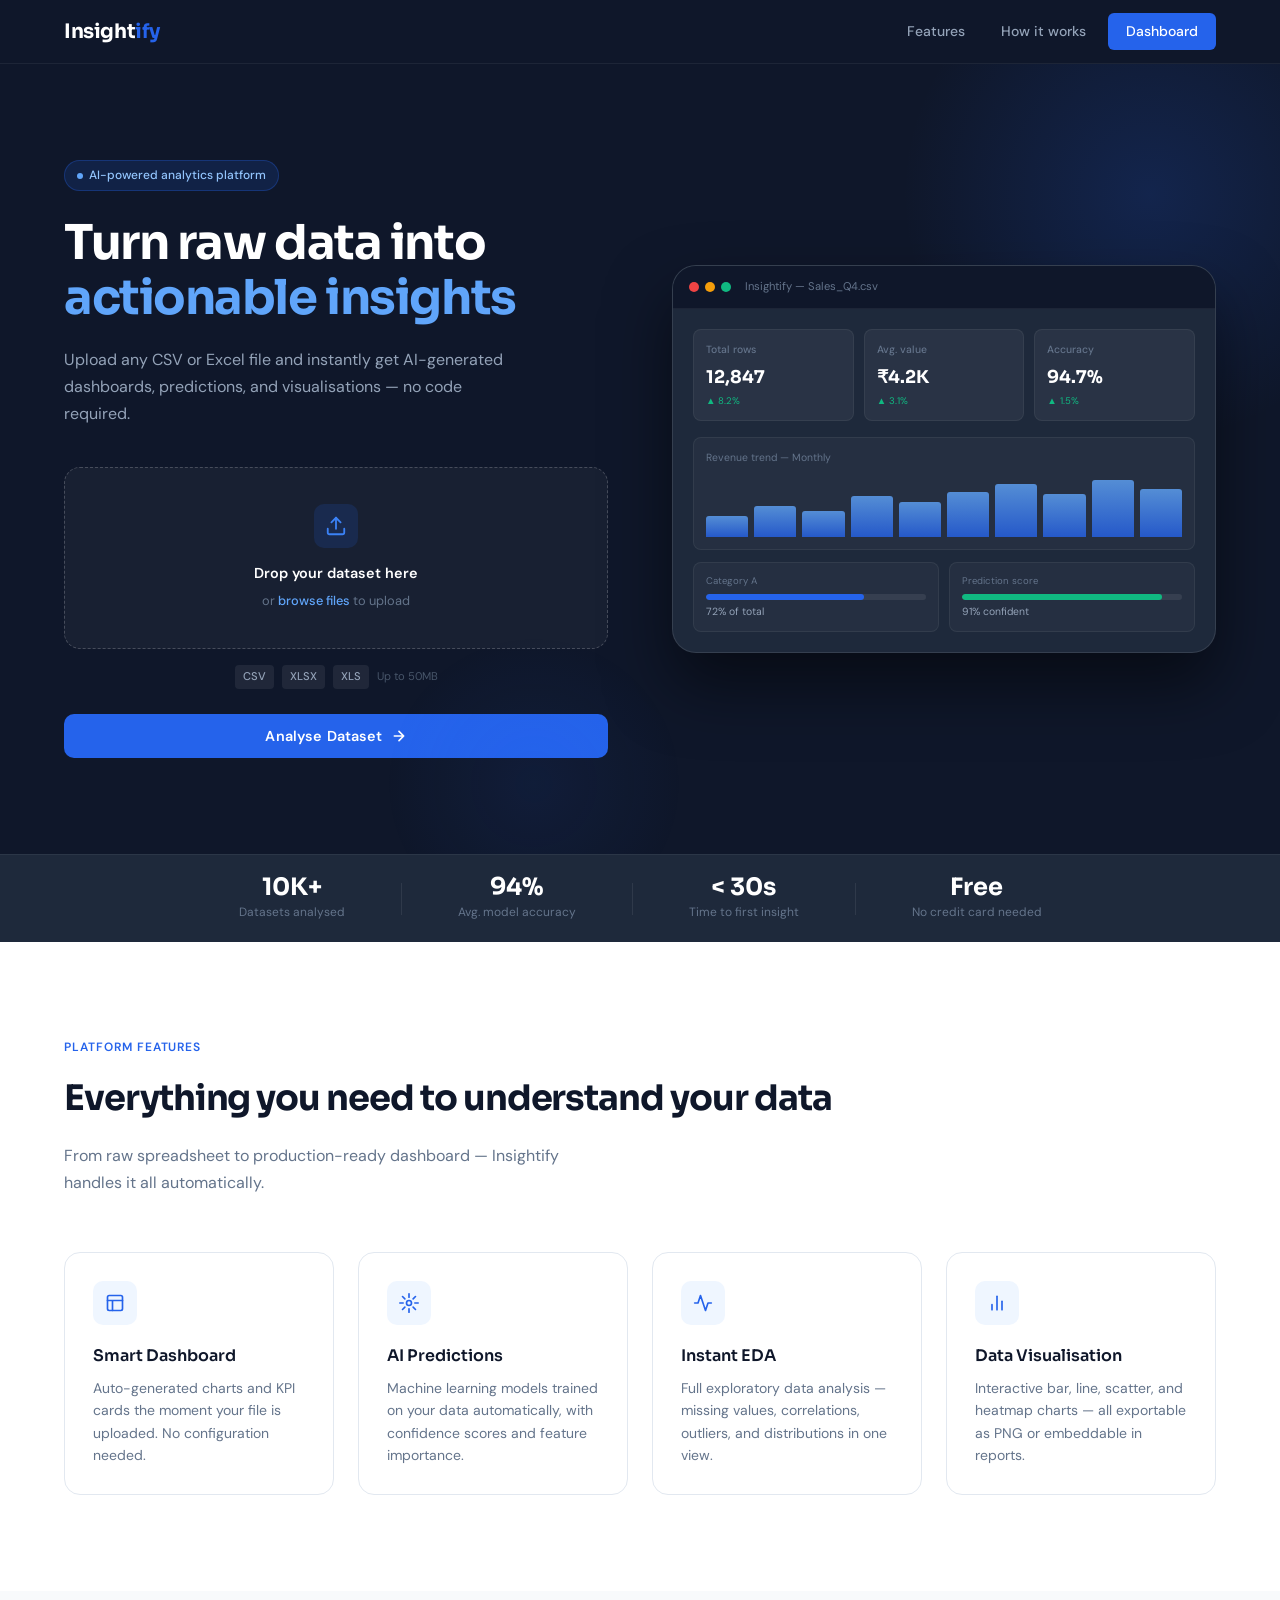
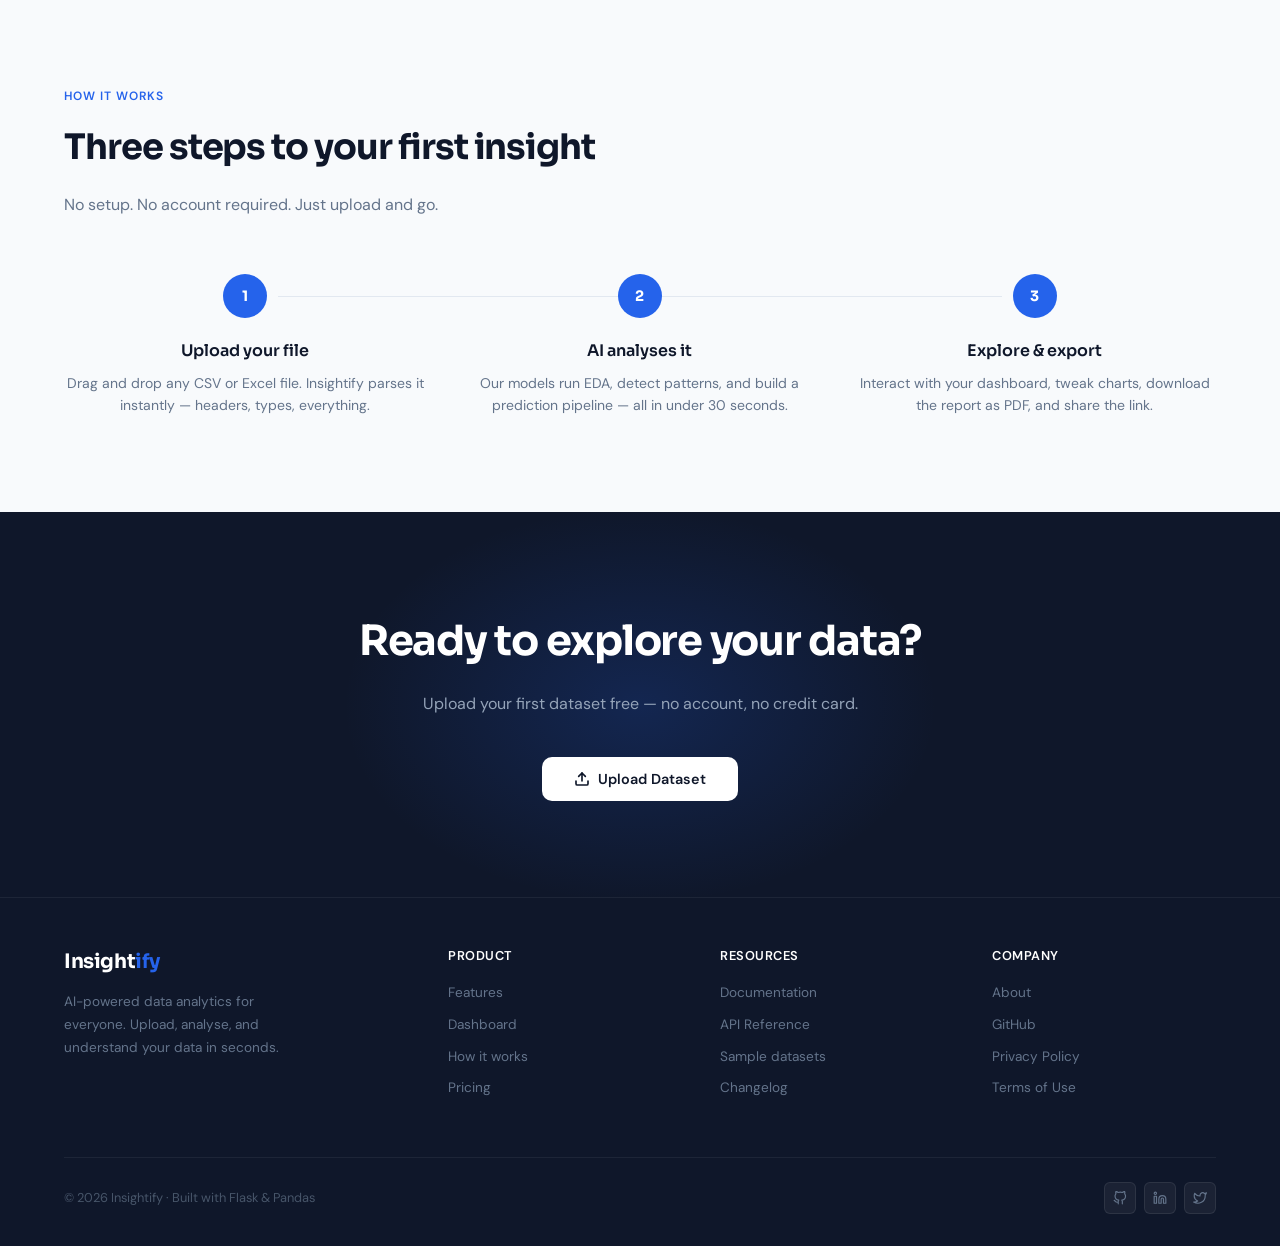
<file: templates/index.html>
<!DOCTYPE html>
<html lang="en">
<head>
<meta charset="UTF-8">
<meta name="viewport" content="width=device-width, initial-scale=1.0">
<title>Insightify — AI Data Analytics</title>
<link href="https://fonts.googleapis.com/css2?family=Sora:wght@300;400;500;600;700&family=DM+Sans:wght@300;400;500&display=swap" rel="stylesheet">
<style>

/* ─── COLOUR SYSTEM ─────────────────────────────── */
:root {
  --primary:        #2563eb;
  --primary-dark:   #1e40af;
  --primary-light:  #eff6ff;
  --primary-glow:   rgba(37,99,235,0.15);

  --dark:           #0f172a;
  --dark-2:         #1e293b;
  --dark-3:         #334155;

  --text:           #0f172a;
  --text-muted:     #64748b;
  --text-light:     #94a3b8;

  --bg:             #f8fafc;
  --surface:        #ffffff;
  --border:         #e2e8f0;
  --border-dark:    #cbd5e1;

  --success:        #10b981;
  --warning:        #f59e0b;
  --danger:         #ef4444;

  --radius-sm:  6px;
  --radius-md:  10px;
  --radius-lg:  16px;
  --radius-xl:  24px;

  --shadow-sm:  0 1px 3px rgba(0,0,0,0.08), 0 1px 2px rgba(0,0,0,0.04);
  --shadow-md:  0 4px 16px rgba(0,0,0,0.08), 0 2px 6px rgba(0,0,0,0.04);
  --shadow-lg:  0 12px 40px rgba(0,0,0,0.1),  0 4px 12px rgba(0,0,0,0.05);

  --font-display: 'Sora', sans-serif;
  --font-body:    'DM Sans', sans-serif;
}

/* ─── RESET ─────────────────────────────────────── */
*, *::before, *::after {
  margin: 0; padding: 0;
  box-sizing: border-box;
}

html { scroll-behavior: smooth; }

body {
  font-family: var(--font-body);
  background: var(--bg);
  color: var(--text);
  line-height: 1.6;
}

/* ─── NAVBAR ─────────────────────────────────────── */
.navbar {
  display: flex;
  align-items: center;
  justify-content: space-between;
  padding: 0 64px;
  height: 64px;
  background: var(--dark);
  position: sticky;
  top: 0;
  z-index: 100;
  border-bottom: 1px solid rgba(255,255,255,0.06);
}

.logo {
  font-family: var(--font-display);
  font-size: 1.25rem;
  font-weight: 700;
  color: white;
  letter-spacing: -0.02em;
  text-decoration: none;
}

.logo span {
  color: var(--primary);
}

.nav-links {
  display: flex;
  align-items: center;
  gap: 8px;
}

.nav-links a {
  color: #94a3b8;
  text-decoration: none;
  font-size: 0.875rem;
  font-weight: 500;
  padding: 6px 14px;
  border-radius: var(--radius-sm);
  transition: color 0.2s, background 0.2s;
}

.nav-links a:hover {
  color: white;
  background: rgba(255,255,255,0.07);
}

.nav-cta {
  background: var(--primary) !important;
  color: white !important;
  padding: 7px 18px !important;
}

.nav-cta:hover {
  background: var(--primary-dark) !important;
}

/* ─── HERO ───────────────────────────────────────── */
.hero {
  display: grid;
  grid-template-columns: 1fr 1fr;
  align-items: center;
  gap: 64px;
  padding: 96px 64px;
  background: var(--dark);
  position: relative;
  overflow: hidden;
}

.hero::before {
  content: '';
  position: absolute;
  top: -120px; right: -120px;
  width: 500px; height: 500px;
  background: radial-gradient(circle, rgba(37,99,235,0.18) 0%, transparent 70%);
  pointer-events: none;
}

.hero::after {
  content: '';
  position: absolute;
  bottom: -80px; left: 30%;
  width: 300px; height: 300px;
  background: radial-gradient(circle, rgba(37,99,235,0.08) 0%, transparent 70%);
  pointer-events: none;
}

.hero-badge {
  display: inline-flex;
  align-items: center;
  gap: 6px;
  background: rgba(37,99,235,0.15);
  border: 1px solid rgba(37,99,235,0.3);
  color: #93c5fd;
  font-size: 0.75rem;
  font-weight: 500;
  padding: 5px 12px;
  border-radius: 100px;
  margin-bottom: 24px;
}

.badge-dot {
  width: 6px; height: 6px;
  border-radius: 50%;
  background: #60a5fa;
  animation: pulse 2s ease-in-out infinite;
}

@keyframes pulse {
  0%, 100% { opacity: 1; }
  50% { opacity: 0.3; }
}

.hero-title {
  font-family: var(--font-display);
  font-size: clamp(2rem, 4vw, 3rem);
  font-weight: 700;
  color: white;
  line-height: 1.15;
  letter-spacing: -0.03em;
  margin-bottom: 20px;
}

.hero-title .accent {
  color: #60a5fa;
}

.hero-sub {
  color: #94a3b8;
  font-size: 1rem;
  line-height: 1.7;
  max-width: 440px;
  margin-bottom: 40px;
}

/* ─── UPLOAD ZONE ────────────────────────────────── */
.upload-zone {
  background: rgba(255,255,255,0.04);
  border: 1.5px dashed rgba(255,255,255,0.2);
  border-radius: var(--radius-lg);
  padding: 36px 24px;
  text-align: center;
  cursor: pointer;
  transition: border-color 0.25s, background 0.25s;
  margin-bottom: 16px;
  position: relative;
}

.upload-zone:hover,
.upload-zone.dragover {
  border-color: var(--primary);
  background: rgba(37,99,235,0.08);
}

.upload-zone input[type="file"] {
  position: absolute;
  inset: 0;
  opacity: 0;
  cursor: pointer;
  width: 100%;
  height: 100%;
}

.upload-icon {
  width: 44px; height: 44px;
  background: rgba(37,99,235,0.15);
  border-radius: var(--radius-md);
  display: flex;
  align-items: center;
  justify-content: center;
  margin: 0 auto 14px;
}

.upload-zone h3 {
  color: white;
  font-size: 0.9rem;
  font-weight: 600;
  margin-bottom: 6px;
}

.upload-zone p {
  color: #64748b;
  font-size: 0.8rem;
}

.upload-zone p span {
  color: #60a5fa;
  font-weight: 500;
}

.file-name {
  color: var(--success);
  font-size: 0.8rem;
  margin-top: 8px;
  font-weight: 500;
  display: none;
}

.btn-primary {
  display: inline-flex;
  align-items: center;
  justify-content: center;
  gap: 8px;
  width: 100%;
  padding: 13px 24px;
  background: var(--primary);
  color: white;
  border: none;
  border-radius: var(--radius-md);
  font-family: var(--font-body);
  font-size: 0.9rem;
  font-weight: 600;
  cursor: pointer;
  transition: background 0.2s, transform 0.15s, box-shadow 0.2s;
  letter-spacing: 0.01em;
}

.btn-primary:hover {
  background: var(--primary-dark);
  transform: translateY(-1px);
  box-shadow: 0 8px 24px rgba(37,99,235,0.35);
}

.btn-primary:active {
  transform: translateY(0);
}

.upload-formats {
  margin-top: 12px;
  display: flex;
  align-items: center;
  gap: 8px;
  justify-content: center;
}

.format-tag {
  background: rgba(255,255,255,0.07);
  color: #94a3b8;
  font-size: 0.7rem;
  padding: 3px 8px;
  border-radius: 4px;
  font-weight: 500;
}

/* ─── HERO VISUAL ────────────────────────────────── */
.hero-visual {
  position: relative;
}

.dashboard-mockup {
  background: #1e293b;
  border-radius: var(--radius-xl);
  border: 1px solid rgba(255,255,255,0.1);
  overflow: hidden;
  box-shadow: 0 32px 64px rgba(0,0,0,0.5);
  animation: float 5s ease-in-out infinite;
}

@keyframes float {
  0%, 100% { transform: translateY(0); }
  50% { transform: translateY(-12px); }
}

.mockup-topbar {
  background: #0f172a;
  padding: 12px 16px;
  display: flex;
  align-items: center;
  gap: 6px;
  border-bottom: 1px solid rgba(255,255,255,0.06);
}

.mockup-dot {
  width: 10px; height: 10px; border-radius: 50%;
}

.mockup-title {
  color: #64748b;
  font-size: 0.7rem;
  margin-left: 8px;
}

.mockup-body {
  padding: 20px;
}

.mockup-stats {
  display: grid;
  grid-template-columns: repeat(3, 1fr);
  gap: 10px;
  margin-bottom: 16px;
}

.stat-card {
  background: rgba(255,255,255,0.05);
  border-radius: 8px;
  padding: 12px;
  border: 1px solid rgba(255,255,255,0.06);
}

.stat-label {
  font-size: 0.65rem;
  color: #64748b;
  margin-bottom: 4px;
  font-weight: 500;
}

.stat-val {
  font-family: var(--font-display);
  font-size: 1.1rem;
  font-weight: 700;
  color: white;
}

.stat-change {
  font-size: 0.6rem;
  color: var(--success);
  margin-top: 2px;
}

.mockup-chart {
  background: rgba(255,255,255,0.03);
  border-radius: 8px;
  padding: 12px;
  border: 1px solid rgba(255,255,255,0.06);
  margin-bottom: 12px;
}

.chart-label {
  font-size: 0.65rem;
  color: #64748b;
  margin-bottom: 10px;
}

.chart-bars {
  display: flex;
  align-items: flex-end;
  gap: 6px;
  height: 60px;
}

.bar {
  flex: 1;
  background: linear-gradient(to top, var(--primary), #60a5fa);
  border-radius: 3px 3px 0 0;
  opacity: 0.8;
}

.mockup-row {
  display: grid;
  grid-template-columns: 1fr 1fr;
  gap: 10px;
}

.mini-card {
  background: rgba(255,255,255,0.03);
  border-radius: 8px;
  padding: 10px 12px;
  border: 1px solid rgba(255,255,255,0.06);
}

.mini-label {
  font-size: 0.6rem;
  color: #64748b;
  margin-bottom: 6px;
}

.mini-bar-wrap {
  height: 6px;
  background: rgba(255,255,255,0.08);
  border-radius: 100px;
  overflow: hidden;
  margin-bottom: 4px;
}

.mini-bar-fill {
  height: 100%;
  border-radius: 100px;
  background: var(--primary);
}

.mini-val {
  font-size: 0.65rem;
  color: #94a3b8;
}

/* ─── LOADER ──────────────────────────────────────── */
.loader {
  display: none;
  width: 18px; height: 18px;
  border: 2px solid rgba(255,255,255,0.3);
  border-top-color: white;
  border-radius: 50%;
  animation: spin 0.7s linear infinite;
}

@keyframes spin {
  to { transform: rotate(360deg); }
}

/* ─── STATS BAR ───────────────────────────────────── */
.stats-bar {
  background: var(--dark-2);
  border-top: 1px solid rgba(255,255,255,0.06);
  padding: 20px 64px;
  display: flex;
  align-items: center;
  justify-content: center;
  gap: 56px;
}

.stat-item {
  text-align: center;
}

.stat-number {
  font-family: var(--font-display);
  font-size: 1.5rem;
  font-weight: 700;
  color: white;
  line-height: 1;
}

.stat-desc {
  font-size: 0.75rem;
  color: #64748b;
  margin-top: 4px;
}

.stats-divider {
  width: 1px;
  height: 32px;
  background: rgba(255,255,255,0.08);
}

/* ─── FEATURES ───────────────────────────────────── */
.features {
  padding: 96px 64px;
  background: var(--surface);
}

.section-eyebrow {
  font-size: 0.75rem;
  font-weight: 600;
  color: var(--primary);
  letter-spacing: 0.08em;
  text-transform: uppercase;
  margin-bottom: 12px;
}

.section-title {
  font-family: var(--font-display);
  font-size: clamp(1.6rem, 3vw, 2.2rem);
  font-weight: 700;
  color: var(--text);
  letter-spacing: -0.03em;
  margin-bottom: 16px;
}

.section-sub {
  color: var(--text-muted);
  font-size: 1rem;
  max-width: 500px;
  line-height: 1.7;
  margin-bottom: 56px;
}

.feature-grid {
  display: grid;
  grid-template-columns: repeat(auto-fit, minmax(240px, 1fr));
  gap: 24px;
}

.feature-card {
  background: var(--surface);
  border: 1px solid var(--border);
  border-radius: var(--radius-lg);
  padding: 28px;
  transition: box-shadow 0.25s, transform 0.25s, border-color 0.25s;
}

.feature-card:hover {
  transform: translateY(-4px);
  box-shadow: var(--shadow-lg);
  border-color: var(--border-dark);
}

.feature-icon {
  width: 44px; height: 44px;
  background: var(--primary-light);
  border-radius: var(--radius-md);
  display: flex;
  align-items: center;
  justify-content: center;
  margin-bottom: 18px;
}

.feature-card h3 {
  font-family: var(--font-display);
  font-size: 1rem;
  font-weight: 600;
  color: var(--text);
  margin-bottom: 8px;
}

.feature-card p {
  font-size: 0.875rem;
  color: var(--text-muted);
  line-height: 1.6;
}

/* ─── HOW IT WORKS ───────────────────────────────── */
.how {
  padding: 96px 64px;
  background: var(--bg);
}

.steps {
  display: grid;
  grid-template-columns: repeat(3, 1fr);
  gap: 32px;
  margin-top: 56px;
  position: relative;
}

.steps::before {
  content: '';
  position: absolute;
  top: 22px;
  left: calc(16.67% + 22px);
  width: calc(66.67% - 44px);
  height: 1px;
  background: var(--border);
}

.step {
  text-align: center;
  position: relative;
}

.step-num {
  width: 44px; height: 44px;
  background: var(--primary);
  color: white;
  border-radius: 50%;
  display: flex;
  align-items: center;
  justify-content: center;
  font-family: var(--font-display);
  font-size: 0.9rem;
  font-weight: 700;
  margin: 0 auto 20px;
  position: relative;
  z-index: 1;
}

.step h3 {
  font-family: var(--font-display);
  font-size: 1rem;
  font-weight: 600;
  color: var(--text);
  margin-bottom: 8px;
}

.step p {
  font-size: 0.875rem;
  color: var(--text-muted);
  line-height: 1.6;
}

/* ─── CTA ─────────────────────────────────────────── */
.cta {
  background: var(--dark);
  padding: 96px 64px;
  text-align: center;
  position: relative;
  overflow: hidden;
}

.cta::before {
  content: '';
  position: absolute;
  top: 50%; left: 50%;
  transform: translate(-50%, -50%);
  width: 600px; height: 400px;
  background: radial-gradient(ellipse, rgba(37,99,235,0.2) 0%, transparent 70%);
  pointer-events: none;
}

.cta h2 {
  font-family: var(--font-display);
  font-size: clamp(1.8rem, 3.5vw, 2.6rem);
  font-weight: 700;
  color: white;
  letter-spacing: -0.03em;
  margin-bottom: 16px;
  position: relative;
}

.cta p {
  color: #94a3b8;
  font-size: 1rem;
  margin-bottom: 40px;
  position: relative;
}

.btn-white {
  display: inline-flex;
  align-items: center;
  gap: 8px;
  padding: 13px 32px;
  background: white;
  color: var(--dark);
  border: none;
  border-radius: var(--radius-md);
  font-family: var(--font-body);
  font-size: 0.9rem;
  font-weight: 600;
  cursor: pointer;
  transition: transform 0.15s, box-shadow 0.2s;
  position: relative;
}

.btn-white:hover {
  transform: translateY(-2px);
  box-shadow: 0 12px 32px rgba(255,255,255,0.15);
}

/* ─── FOOTER ──────────────────────────────────────── */
footer {
  background: var(--dark);
  border-top: 1px solid rgba(255,255,255,0.06);
  padding: 48px 64px 32px;
}

.footer-top {
  display: grid;
  grid-template-columns: 1.5fr 1fr 1fr 1fr;
  gap: 48px;
  margin-bottom: 48px;
}

.footer-brand p {
  color: #64748b;
  font-size: 0.85rem;
  line-height: 1.7;
  margin-top: 12px;
  max-width: 240px;
}

.footer-col h4 {
  color: white;
  font-size: 0.8rem;
  font-weight: 600;
  letter-spacing: 0.04em;
  text-transform: uppercase;
  margin-bottom: 16px;
}

.footer-col a {
  display: block;
  color: #64748b;
  text-decoration: none;
  font-size: 0.85rem;
  margin-bottom: 10px;
  transition: color 0.2s;
}

.footer-col a:hover {
  color: #94a3b8;
}

.footer-bottom {
  border-top: 1px solid rgba(255,255,255,0.06);
  padding-top: 24px;
  display: flex;
  align-items: center;
  justify-content: space-between;
}

.footer-bottom p {
  color: #475569;
  font-size: 0.8rem;
}

.footer-socials {
  display: flex;
  gap: 8px;
}

.social-btn {
  width: 32px; height: 32px;
  border-radius: var(--radius-sm);
  background: rgba(255,255,255,0.05);
  border: 1px solid rgba(255,255,255,0.08);
  display: flex;
  align-items: center;
  justify-content: center;
  cursor: pointer;
  transition: background 0.2s;
  text-decoration: none;
}

.social-btn:hover {
  background: rgba(255,255,255,0.1);
}

/* ─── RESPONSIVE ──────────────────────────────────── */
@media (max-width: 960px) {
  .navbar { padding: 0 24px; }
  .hero { grid-template-columns: 1fr; padding: 64px 24px; gap: 48px; }
  .hero-visual { order: -1; }
  .stats-bar { padding: 20px 24px; gap: 24px; flex-wrap: wrap; }
  .features, .how, .cta { padding: 64px 24px; }
  .steps { grid-template-columns: 1fr; gap: 32px; }
  .steps::before { display: none; }
  .footer-top { grid-template-columns: 1fr 1fr; gap: 32px; padding: 0 24px; }
  footer { padding: 48px 24px 24px; }
}

@media (max-width: 640px) {
  .nav-links a:not(.nav-cta) { display: none; }
  .mockup-stats { grid-template-columns: repeat(3, 1fr); }
  .footer-top { grid-template-columns: 1fr; }
  .footer-bottom { flex-direction: column; gap: 16px; text-align: center; }
  .stats-bar { gap: 16px; }
  .stats-divider { display: none; }
}

</style>
</head>
<body>

<!-- NAVBAR -->
<header class="navbar">
  <a href="/" class="logo">Insight<span>ify</span></a>
  <nav class="nav-links">
    <a href="#features">Features</a>
    <a href="#how">How it works</a>
    <a href="/dashboard" class="nav-cta">Dashboard</a>
  </nav>
</header>

<!-- HERO -->
<section class="hero">
  <div class="hero-content">

    <div class="hero-badge">
      <span class="badge-dot"></span>
      AI-powered analytics platform
    </div>

    <h1 class="hero-title">
      Turn raw data into<br>
      <span class="accent">actionable insights</span>
    </h1>

    <p class="hero-sub">
      Upload any CSV or Excel file and instantly get AI-generated dashboards,
      predictions, and visualisations — no code required.
    </p>

    <form action="/upload" method="POST" enctype="multipart/form-data" onsubmit="handleSubmit(event)">

      <div class="upload-zone" id="dropZone">
        <input type="file" name="file" accept=".csv,.xlsx,.xls" id="fileInput" required>

        <div class="upload-icon">
          <svg width="22" height="22" viewBox="0 0 24 24" fill="none" stroke="#3b82f6" stroke-width="2" stroke-linecap="round" stroke-linejoin="round">
            <path d="M21 15v4a2 2 0 0 1-2 2H5a2 2 0 0 1-2-2v-4"/>
            <polyline points="17 8 12 3 7 8"/>
            <line x1="12" y1="3" x2="12" y2="15"/>
          </svg>
        </div>

        <h3>Drop your dataset here</h3>
        <p>or <span>browse files</span> to upload</p>
        <p id="fileName" class="file-name"></p>
      </div>

      <div class="upload-formats">
        <span class="format-tag">CSV</span>
        <span class="format-tag">XLSX</span>
        <span class="format-tag">XLS</span>
        <span style="color:#475569;font-size:0.7rem;">Up to 50MB</span>
      </div>

      <br>

      <button type="submit" class="btn-primary" id="submitBtn">
        <span id="btnText">Analyse Dataset</span>
        <div class="loader" id="loader"></div>
        <svg id="btnIcon" width="16" height="16" viewBox="0 0 24 24" fill="none" stroke="currentColor" stroke-width="2.5" stroke-linecap="round" stroke-linejoin="round">
          <path d="M5 12h14M12 5l7 7-7 7"/>
        </svg>
      </button>

    </form>
  </div>

  <!-- DASHBOARD MOCKUP -->
  <div class="hero-visual">
    <div class="dashboard-mockup">
      <div class="mockup-topbar">
        <div class="mockup-dot" style="background:#ef4444"></div>
        <div class="mockup-dot" style="background:#f59e0b"></div>
        <div class="mockup-dot" style="background:#10b981"></div>
        <span class="mockup-title">Insightify — Sales_Q4.csv</span>
      </div>
      <div class="mockup-body">
        <div class="mockup-stats">
          <div class="stat-card">
            <div class="stat-label">Total rows</div>
            <div class="stat-val">12,847</div>
            <div class="stat-change">▲ 8.2%</div>
          </div>
          <div class="stat-card">
            <div class="stat-label">Avg. value</div>
            <div class="stat-val">₹4.2K</div>
            <div class="stat-change">▲ 3.1%</div>
          </div>
          <div class="stat-card">
            <div class="stat-label">Accuracy</div>
            <div class="stat-val">94.7%</div>
            <div class="stat-change">▲ 1.5%</div>
          </div>
        </div>
        <div class="mockup-chart">
          <div class="chart-label">Revenue trend — Monthly</div>
          <div class="chart-bars">
            <div class="bar" style="height:35%"></div>
            <div class="bar" style="height:52%"></div>
            <div class="bar" style="height:44%"></div>
            <div class="bar" style="height:68%"></div>
            <div class="bar" style="height:59%"></div>
            <div class="bar" style="height:75%"></div>
            <div class="bar" style="height:88%"></div>
            <div class="bar" style="height:72%"></div>
            <div class="bar" style="height:95%"></div>
            <div class="bar" style="height:80%"></div>
          </div>
        </div>
        <div class="mockup-row">
          <div class="mini-card">
            <div class="mini-label">Category A</div>
            <div class="mini-bar-wrap"><div class="mini-bar-fill" style="width:72%"></div></div>
            <div class="mini-val">72% of total</div>
          </div>
          <div class="mini-card">
            <div class="mini-label">Prediction score</div>
            <div class="mini-bar-wrap"><div class="mini-bar-fill" style="width:91%;background:#10b981"></div></div>
            <div class="mini-val">91% confident</div>
          </div>
        </div>
      </div>
    </div>
  </div>
</section>

<!-- STATS BAR -->
<div class="stats-bar">
  <div class="stat-item">
    <div class="stat-number">10K+</div>
    <div class="stat-desc">Datasets analysed</div>
  </div>
  <div class="stats-divider"></div>
  <div class="stat-item">
    <div class="stat-number">94%</div>
    <div class="stat-desc">Avg. model accuracy</div>
  </div>
  <div class="stats-divider"></div>
  <div class="stat-item">
    <div class="stat-number">&lt; 30s</div>
    <div class="stat-desc">Time to first insight</div>
  </div>
  <div class="stats-divider"></div>
  <div class="stat-item">
    <div class="stat-number">Free</div>
    <div class="stat-desc">No credit card needed</div>
  </div>
</div>

<!-- FEATURES -->
<section class="features" id="features">
  <div class="section-eyebrow">Platform features</div>
  <h2 class="section-title">Everything you need to understand your data</h2>
  <p class="section-sub">From raw spreadsheet to production-ready dashboard — Insightify handles it all automatically.</p>

  <div class="feature-grid">
    <div class="feature-card">
      <div class="feature-icon">
        <svg width="20" height="20" viewBox="0 0 24 24" fill="none" stroke="#2563eb" stroke-width="2" stroke-linecap="round" stroke-linejoin="round">
          <rect x="3" y="3" width="18" height="18" rx="2"/><path d="M3 9h18M9 21V9"/>
        </svg>
      </div>
      <h3>Smart Dashboard</h3>
      <p>Auto-generated charts and KPI cards the moment your file is uploaded. No configuration needed.</p>
    </div>

    <div class="feature-card">
      <div class="feature-icon">
        <svg width="20" height="20" viewBox="0 0 24 24" fill="none" stroke="#2563eb" stroke-width="2" stroke-linecap="round" stroke-linejoin="round">
          <circle cx="12" cy="12" r="3"/><path d="M12 1v4M12 19v4M4.22 4.22l2.83 2.83M16.95 16.95l2.83 2.83M1 12h4M19 12h4M4.22 19.78l2.83-2.83M16.95 7.05l2.83-2.83"/>
        </svg>
      </div>
      <h3>AI Predictions</h3>
      <p>Machine learning models trained on your data automatically, with confidence scores and feature importance.</p>
    </div>

    <div class="feature-card">
      <div class="feature-icon">
        <svg width="20" height="20" viewBox="0 0 24 24" fill="none" stroke="#2563eb" stroke-width="2" stroke-linecap="round" stroke-linejoin="round">
          <polyline points="22 12 18 12 15 21 9 3 6 12 2 12"/>
        </svg>
      </div>
      <h3>Instant EDA</h3>
      <p>Full exploratory data analysis — missing values, correlations, outliers, and distributions in one view.</p>
    </div>

    <div class="feature-card">
      <div class="feature-icon">
        <svg width="20" height="20" viewBox="0 0 24 24" fill="none" stroke="#2563eb" stroke-width="2" stroke-linecap="round" stroke-linejoin="round">
          <line x1="18" y1="20" x2="18" y2="10"/><line x1="12" y1="20" x2="12" y2="4"/><line x1="6" y1="20" x2="6" y2="14"/>
        </svg>
      </div>
      <h3>Data Visualisation</h3>
      <p>Interactive bar, line, scatter, and heatmap charts — all exportable as PNG or embeddable in reports.</p>
    </div>
  </div>
</section>

<!-- HOW IT WORKS -->
<section class="how" id="how">
  <div class="section-eyebrow">How it works</div>
  <h2 class="section-title">Three steps to your first insight</h2>
  <p class="section-sub">No setup. No account required. Just upload and go.</p>

  <div class="steps">
    <div class="step">
      <div class="step-num">1</div>
      <h3>Upload your file</h3>
      <p>Drag and drop any CSV or Excel file. Insightify parses it instantly — headers, types, everything.</p>
    </div>
    <div class="step">
      <div class="step-num">2</div>
      <h3>AI analyses it</h3>
      <p>Our models run EDA, detect patterns, and build a prediction pipeline — all in under 30 seconds.</p>
    </div>
    <div class="step">
      <div class="step-num">3</div>
      <h3>Explore & export</h3>
      <p>Interact with your dashboard, tweak charts, download the report as PDF, and share the link.</p>
    </div>
  </div>
</section>

<!-- CTA -->
<section class="cta">
  <h2>Ready to explore your data?</h2>
  <p>Upload your first dataset free — no account, no credit card.</p>
  <button class="btn-white" onclick="window.scrollTo({top:0,behavior:'smooth'})">
    <svg width="16" height="16" viewBox="0 0 24 24" fill="none" stroke="currentColor" stroke-width="2.5" stroke-linecap="round" stroke-linejoin="round">
      <path d="M21 15v4a2 2 0 0 1-2 2H5a2 2 0 0 1-2-2v-4"/>
      <polyline points="17 8 12 3 7 8"/>
      <line x1="12" y1="3" x2="12" y2="15"/>
    </svg>
    Upload Dataset
  </button>
</section>

<!-- FOOTER -->
<footer>
  <div class="footer-top">
    <div class="footer-brand">
      <a href="/" class="logo">Insight<span>ify</span></a>
      <p>AI-powered data analytics for everyone. Upload, analyse, and understand your data in seconds.</p>
    </div>
    <div class="footer-col">
      <h4>Product</h4>
      <a href="#features">Features</a>
      <a href="/dashboard">Dashboard</a>
      <a href="#how">How it works</a>
      <a href="#">Pricing</a>
    </div>
    <div class="footer-col">
      <h4>Resources</h4>
      <a href="#">Documentation</a>
      <a href="#">API Reference</a>
      <a href="#">Sample datasets</a>
      <a href="#">Changelog</a>
    </div>
    <div class="footer-col">
      <h4>Company</h4>
      <a href="#">About</a>
      <a href="#">GitHub</a>
      <a href="#">Privacy Policy</a>
      <a href="#">Terms of Use</a>
    </div>
  </div>

  <div class="footer-bottom">
    <p>© 2026 Insightify · Built with Flask &amp; Pandas</p>
    <div class="footer-socials">
      <!-- GitHub -->
      <a href="https://github.com/prakarsh-create" class="social-btn" title="GitHub">
        <svg width="14" height="14" viewBox="0 0 24 24" fill="none" stroke="#64748b" stroke-width="2" stroke-linecap="round" stroke-linejoin="round">
          <path d="M9 19c-5 1.5-5-2.5-7-3m14 6v-3.87a3.37 3.37 0 0 0-.94-2.61c3.14-.35 6.44-1.54 6.44-7A5.44 5.44 0 0 0 20 4.77 5.07 5.07 0 0 0 19.91 1S18.73.65 16 2.48a13.38 13.38 0 0 0-7 0C6.27.65 5.09 1 5.09 1A5.07 5.07 0 0 0 5 4.77a5.44 5.44 0 0 0-1.5 3.78c0 5.42 3.3 6.61 6.44 7A3.37 3.37 0 0 0 9 18.13V22"/>
        </svg>
      </a>
      <!-- LinkedIn -->
      <a href="#" class="social-btn" title="LinkedIn">
        <svg width="14" height="14" viewBox="0 0 24 24" fill="none" stroke="#64748b" stroke-width="2" stroke-linecap="round" stroke-linejoin="round">
          <path d="M16 8a6 6 0 0 1 6 6v7h-4v-7a2 2 0 0 0-2-2 2 2 0 0 0-2 2v7h-4v-7a6 6 0 0 1 6-6z"/>
          <rect x="2" y="9" width="4" height="12"/><circle cx="4" cy="4" r="2"/>
        </svg>
      </a>
      <!-- Twitter -->
      <a href="#" class="social-btn" title="Twitter">
        <svg width="14" height="14" viewBox="0 0 24 24" fill="none" stroke="#64748b" stroke-width="2" stroke-linecap="round" stroke-linejoin="round">
          <path d="M23 3a10.9 10.9 0 0 1-3.14 1.53 4.48 4.48 0 0 0-7.86 3v1A10.66 10.66 0 0 1 3 4s-4 9 5 13a11.64 11.64 0 0 1-7 2c9 5 20 0 20-11.5a4.5 4.5 0 0 0-.08-.83A7.72 7.72 0 0 0 23 3z"/>
        </svg>
      </a>
    </div>
  </div>
</footer>

<script>
const dropZone = document.getElementById('dropZone');
const fileInput = document.getElementById('fileInput');
const fileName  = document.getElementById('fileName');

fileInput.addEventListener('change', () => {
  if (fileInput.files[0]) {
    fileName.textContent = fileInput.files[0].name;
    fileName.style.display = 'block';
  }
});

dropZone.addEventListener('dragover', e => {
  e.preventDefault();
  dropZone.classList.add('dragover');
});

dropZone.addEventListener('dragleave', () => {
  dropZone.classList.remove('dragover');
});

dropZone.addEventListener('drop', e => {
  e.preventDefault();
  dropZone.classList.remove('dragover');
  const file = e.dataTransfer.files[0];
  if (file) {
    const dt = new DataTransfer();
    dt.items.add(file);
    fileInput.files = dt.files;
    fileName.textContent = file.name;
    fileName.style.display = 'block';
  }
});

function handleSubmit(e) {
  const btn  = document.getElementById('submitBtn');
  const text = document.getElementById('btnText');
  const icon = document.getElementById('btnIcon');
  const spin = document.getElementById('loader');
  text.textContent = 'Analysing...';
  icon.style.display = 'none';
  spin.style.display = 'block';
  btn.disabled = true;
}
</script>

</body>
</html>
</file>
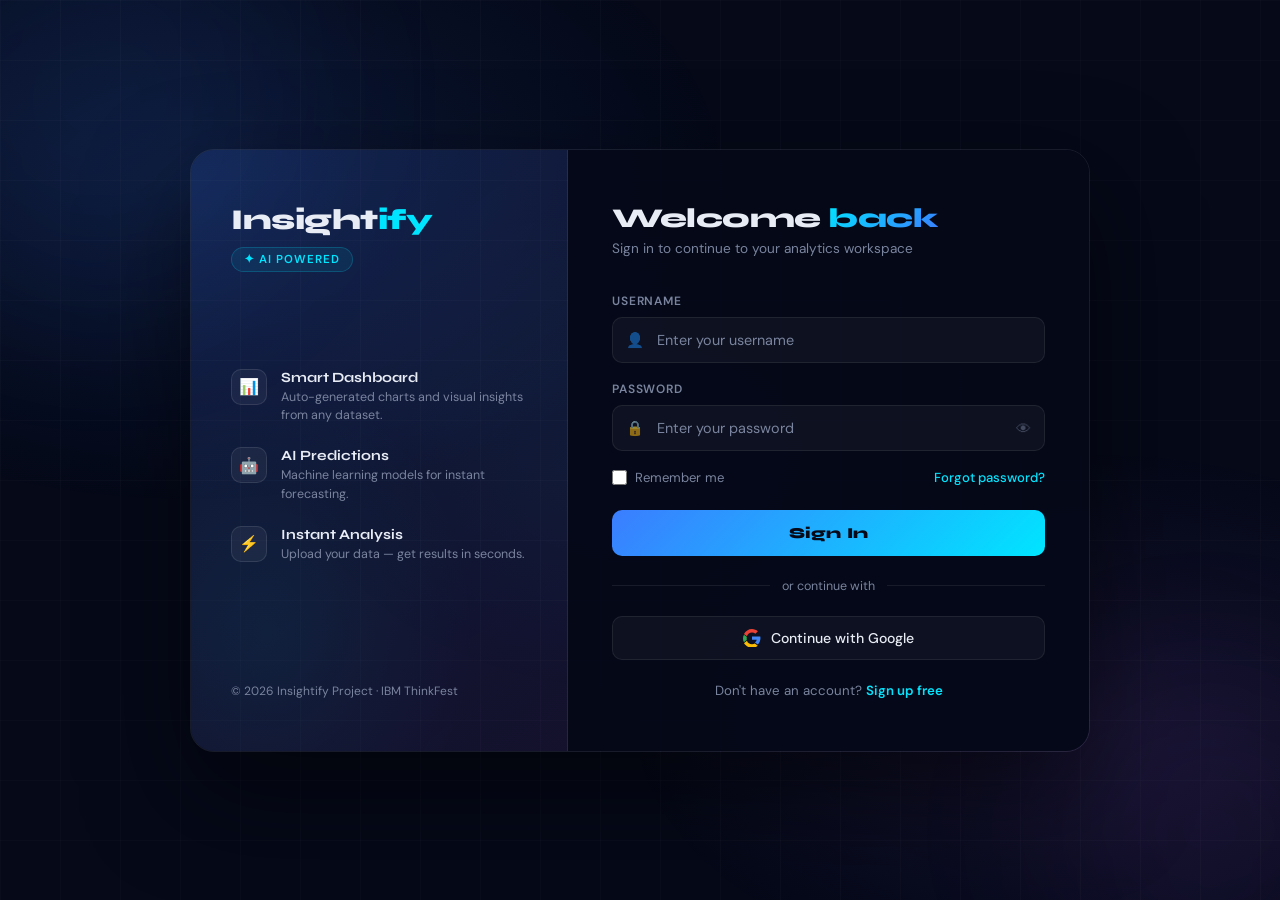
<file: templates/login.html>
<!DOCTYPE html>
<html lang="en">
<head>
<meta charset="UTF-8">
<meta name="viewport" content="width=device-width, initial-scale=1.0">
<title>Login — Insightify</title>
<link rel="preconnect" href="https://fonts.googleapis.com">
<link href="https://fonts.googleapis.com/css2?family=Syne:wght@400;600;700;800&family=DM+Sans:wght@300;400;500&display=swap" rel="stylesheet">
<style>
*, *::before, *::after { margin:0; padding:0; box-sizing:border-box; }

:root {
  --bg: #050918;
  --surface: rgba(255,255,255,0.04);
  --border: rgba(255,255,255,0.08);
  --border-focus: rgba(0,229,255,0.45);
  --cyan: #00e5ff;
  --blue: #3b7dff;
  --purple: #9b5de5;
  --green: #22c55e;
  --text: #e8ecf4;
  --muted: #7a849e;
}

html, body { height: 100%; }

body {
  background: var(--bg);
  color: var(--text);
  font-family: 'DM Sans', sans-serif;
  display: flex;
  align-items: center;
  justify-content: center;
  min-height: 100vh;
  overflow: hidden;
}

/* ── Animated background ── */
.bg-mesh {
  position: fixed; inset: 0; z-index: 0; pointer-events: none;
  background:
    radial-gradient(ellipse 70% 60% at 15% 20%, rgba(59,125,255,0.13) 0%, transparent 60%),
    radial-gradient(ellipse 60% 50% at 85% 80%, rgba(155,93,229,0.11) 0%, transparent 60%),
    radial-gradient(ellipse 40% 40% at 50% 50%, rgba(0,229,255,0.04) 0%, transparent 70%);
}

.bg-grid {
  position: fixed; inset: 0; z-index: 0; pointer-events: none;
  background-image:
    linear-gradient(rgba(255,255,255,0.02) 1px, transparent 1px),
    linear-gradient(90deg, rgba(255,255,255,0.02) 1px, transparent 1px);
  background-size: 60px 60px;
}

/* Floating orbs */
.orb {
  position: fixed; border-radius: 50%;
  filter: blur(80px); pointer-events: none; z-index: 0;
  animation: drift 12s ease-in-out infinite alternate;
}
.orb-1 {
  width: 400px; height: 400px;
  background: rgba(59,125,255,0.07);
  top: -100px; left: -100px;
}
.orb-2 {
  width: 300px; height: 300px;
  background: rgba(155,93,229,0.07);
  bottom: -80px; right: -80px;
  animation-delay: -6s;
}

@keyframes drift {
  from { transform: translate(0, 0) scale(1); }
  to   { transform: translate(30px, 20px) scale(1.05); }
}

/* ── Split layout ── */
.page-wrap {
  position: relative; z-index: 1;
  display: flex;
  width: 900px; max-width: 95vw;
  min-height: 540px;
  border-radius: 24px;
  overflow: hidden;
  border: 1px solid var(--border);
  box-shadow: 0 40px 100px rgba(0,0,0,0.5);
  animation: fadeUp 0.7s ease both;
}

@keyframes fadeUp {
  from { opacity:0; transform: translateY(28px); }
  to   { opacity:1; transform: translateY(0); }
}

/* ── Left panel ── */
.left-panel {
  width: 42%;
  background: linear-gradient(145deg, rgba(59,125,255,0.15), rgba(155,93,229,0.1));
  border-right: 1px solid var(--border);
  padding: 52px 40px;
  display: flex; flex-direction: column; justify-content: space-between;
  position: relative; overflow: hidden;
}

.left-panel::before {
  content: '';
  position: absolute; inset: 0;
  background: radial-gradient(ellipse 80% 60% at 20% 80%, rgba(0,229,255,0.06), transparent 70%);
}

.brand { position: relative; z-index: 1; }
.brand-logo {
  font-family: 'Syne', sans-serif;
  font-size: 1.8rem; font-weight: 800;
  letter-spacing: -0.5px; color: var(--text);
}
.brand-logo span { color: var(--cyan); }

.brand-tag {
  display: inline-block; margin-top: 10px;
  background: rgba(0,229,255,0.08);
  border: 1px solid rgba(0,229,255,0.2);
  color: var(--cyan);
  padding: 4px 12px; border-radius: 20px;
  font-size: 0.72rem; font-weight: 600; letter-spacing: 1px;
  text-transform: uppercase;
}

.left-features { position: relative; z-index: 1; }

.feature-item {
  display: flex; align-items: flex-start; gap: 14px;
  margin-bottom: 22px;
}

.feature-icon {
  width: 36px; height: 36px; flex-shrink: 0;
  background: rgba(255,255,255,0.05);
  border: 1px solid rgba(255,255,255,0.1);
  border-radius: 10px;
  display: flex; align-items: center; justify-content: center;
  font-size: 1rem;
}

.feature-text strong {
  display: block;
  font-family: 'Syne', sans-serif;
  font-size: 0.88rem; font-weight: 700;
  margin-bottom: 2px;
}
.feature-text p { font-size: 0.78rem; color: var(--muted); line-height: 1.5; }

.left-footer {
  position: relative; z-index: 1;
  font-size: 0.75rem; color: var(--muted);
}

/* ── Right panel (form) ── */
.right-panel {
  flex: 1;
  background: rgba(5,9,24,0.97);
  padding: 52px 44px;
  display: flex; flex-direction: column; justify-content: center;
}

.form-header { margin-bottom: 36px; }

.form-header h2 {
  font-family: 'Syne', sans-serif;
  font-size: 1.7rem; font-weight: 800;
  letter-spacing: -0.5px; margin-bottom: 6px;
}

.form-header h2 span {
  background: linear-gradient(135deg, var(--cyan), var(--blue));
  -webkit-background-clip: text; -webkit-text-fill-color: transparent;
  background-clip: text;
}

.form-header p { font-size: 0.85rem; color: var(--muted); }

/* Input */
.input-group {
  margin-bottom: 18px;
}

.input-label {
  display: block;
  font-size: 0.75rem; font-weight: 600;
  color: var(--muted); letter-spacing: 0.8px;
  text-transform: uppercase; margin-bottom: 8px;
}

.input-wrap {
  position: relative;
}

.input-wrap .icon {
  position: absolute; left: 14px; top: 50%;
  transform: translateY(-50%);
  font-size: 0.9rem; pointer-events: none;
  opacity: 0.6;
}

.input-wrap input {
  width: 100%;
  padding: 13px 44px;
  background: rgba(255,255,255,0.04);
  border: 1px solid var(--border);
  border-radius: 10px;
  color: var(--text);
  font-size: 0.9rem; font-family: 'DM Sans', sans-serif;
  outline: none; transition: all 0.25s;
}

.input-wrap input::placeholder { color: var(--muted); }

.input-wrap input:focus {
  border-color: var(--border-focus);
  background: rgba(0,229,255,0.03);
  box-shadow: 0 0 0 3px rgba(0,229,255,0.08);
}

.eye-btn {
  position: absolute; right: 14px; top: 50%;
  transform: translateY(-50%);
  background: none; border: none;
  cursor: pointer; font-size: 0.95rem; opacity: 0.5;
  transition: opacity 0.2s; padding: 0;
  color: var(--muted);
}
.eye-btn:hover { opacity: 1; }

/* Options row */
.options-row {
  display: flex; justify-content: space-between; align-items: center;
  margin-bottom: 24px; font-size: 0.82rem;
}

.remember {
  display: flex; align-items: center; gap: 8px;
  color: var(--muted); cursor: pointer;
}

.remember input[type="checkbox"] {
  width: 15px; height: 15px;
  accent-color: var(--cyan);
  cursor: pointer;
}

.forgot-link {
  color: var(--cyan); text-decoration: none;
  font-size: 0.82rem; font-weight: 500; transition: opacity 0.2s;
}
.forgot-link:hover { opacity: 0.7; }

/* Submit button */
.login-btn {
  width: 100%; padding: 14px;
  background: linear-gradient(135deg, var(--blue), var(--cyan));
  border: none; border-radius: 10px;
  color: #050918; font-size: 0.95rem;
  font-weight: 800; font-family: 'Syne', sans-serif;
  cursor: pointer; letter-spacing: 0.3px;
  transition: all 0.3s; position: relative; overflow: hidden;
}

.login-btn:hover {
  transform: translateY(-2px);
  box-shadow: 0 14px 40px rgba(0,229,255,0.28);
}

.login-btn:disabled { opacity: 0.6; cursor: not-allowed; transform: none; }

.btn-inner { display: flex; align-items: center; justify-content: center; gap: 10px; }

.spinner {
  display: none; width: 16px; height: 16px;
  border: 2px solid rgba(5,9,24,0.3);
  border-top-color: #050918;
  border-radius: 50%;
  animation: spin 0.7s linear infinite;
}

@keyframes spin { to { transform: rotate(360deg); } }

/* Divider */
.divider {
  display: flex; align-items: center; gap: 12px;
  margin: 22px 0; color: var(--muted); font-size: 0.78rem;
}
.divider::before, .divider::after {
  content: ''; flex: 1; height: 1px; background: var(--border);
}

/* Google button */
.google-btn {
  width: 100%; padding: 12px;
  background: var(--surface);
  border: 1px solid var(--border);
  border-radius: 10px;
  color: var(--text);
  font-size: 0.88rem; font-family: 'DM Sans', sans-serif;
  font-weight: 500; cursor: pointer;
  display: flex; align-items: center; justify-content: center; gap: 10px;
  transition: all 0.2s;
}
.google-btn:hover { background: rgba(255,255,255,0.07); border-color: rgba(255,255,255,0.15); }

.google-icon {
  width: 18px; height: 18px;
  background: url("data:image/svg+xml,%3Csvg xmlns='http://www.w3.org/2000/svg' viewBox='0 0 48 48'%3E%3Cpath fill='%23EA4335' d='M24 9.5c3.5 0 6.6 1.2 9 3.2l6.7-6.7C35.8 2.5 30.2 0 24 0 14.6 0 6.6 5.4 2.6 13.3l7.8 6.1C12.3 13.3 17.7 9.5 24 9.5z'/%3E%3Cpath fill='%234285F4' d='M46.5 24.5c0-1.6-.1-3.1-.4-4.5H24v8.5h12.7c-.6 3-2.3 5.5-4.8 7.2l7.5 5.8c4.4-4.1 7.1-10.1 7.1-17z'/%3E%3Cpath fill='%2334A853' d='M10.4 28.6C10 27.4 9.8 26.2 9.8 25s.2-2.4.6-3.6l-7.8-6.1C.9 17.8 0 21.3 0 25s.9 7.2 2.6 10.2l7.8-6.6z'/%3E%3Cpath fill='%23FBBC05' d='M24 50c6.2 0 11.4-2 15.2-5.5l-7.5-5.8c-2 1.4-4.6 2.2-7.7 2.2-6.3 0-11.7-3.8-13.6-9.3l-7.8 6.6C6.6 44.6 14.6 50 24 50z'/%3E%3C/svg%3E") no-repeat center/contain;
}

/* Sign up */
.signup-row {
  text-align: center; margin-top: 22px;
  font-size: 0.83rem; color: var(--muted);
}
.signup-row a {
  color: var(--cyan); text-decoration: none;
  font-weight: 600; transition: opacity 0.2s;
}
.signup-row a:hover { opacity: 0.7; }

/* Mobile */
@media (max-width: 680px) {
  .left-panel { display: none; }
  .right-panel { padding: 40px 28px; }
  .page-wrap { width: 100%; min-height: 100vh; border-radius: 0; border: none; }
}
</style>
</head>
<body>

<div class="bg-mesh"></div>
<div class="bg-grid"></div>
<div class="orb orb-1"></div>
<div class="orb orb-2"></div>

<div class="page-wrap">

  <!-- Left branding panel -->
  <div class="left-panel">
    <div class="brand">
      <div class="brand-logo">Insight<span>ify</span></div>
      <span class="brand-tag">✦ AI Powered</span>
    </div>

    <div class="left-features">
      <div class="feature-item">
        <div class="feature-icon">📊</div>
        <div class="feature-text">
          <strong>Smart Dashboard</strong>
          <p>Auto-generated charts and visual insights from any dataset.</p>
        </div>
      </div>
      <div class="feature-item">
        <div class="feature-icon">🤖</div>
        <div class="feature-text">
          <strong>AI Predictions</strong>
          <p>Machine learning models for instant forecasting.</p>
        </div>
      </div>
      <div class="feature-item">
        <div class="feature-icon">⚡</div>
        <div class="feature-text">
          <strong>Instant Analysis</strong>
          <p>Upload your data — get results in seconds.</p>
        </div>
      </div>
    </div>

    <div class="left-footer">© 2026 Insightify Project · IBM ThinkFest</div>
  </div>

  <!-- Right form panel -->
  <div class="right-panel">
    <div class="form-header">
      <h2>Welcome <span>back</span></h2>
      <p>Sign in to continue to your analytics workspace</p>
    </div>

    <form action="/login" method="POST" id="loginForm">

      <div class="input-group">
        <label class="input-label">Username</label>
        <div class="input-wrap">
          <span class="icon">👤</span>
          <input type="text" name="username" placeholder="Enter your username" required>
        </div>
      </div>

      <div class="input-group">
        <label class="input-label">Password</label>
        <div class="input-wrap">
          <span class="icon">🔒</span>
          <input type="password" id="password" name="password" placeholder="Enter your password" required>
          <button type="button" class="eye-btn" onclick="togglePassword()" id="eyeBtn">👁</button>
        </div>
      </div>

      <div class="options-row">
        <label class="remember">
          <input type="checkbox"> Remember me
        </label>
        <a href="#" class="forgot-link">Forgot password?</a>
      </div>

      <button type="submit" class="login-btn" id="loginBtn">
        <span class="btn-inner">
          <span class="spinner" id="spinner"></span>
          <span id="btnText">Sign In</span>
        </span>
      </button>

    </form>

    <div class="divider">or continue with</div>

    <button class="google-btn">
      <span class="google-icon"></span>
      Continue with Google
    </button>

    <div class="signup-row">
      Don't have an account? <a href="#">Sign up free</a>
    </div>
  </div>

</div>

<script>
function togglePassword() {
  const pass = document.getElementById('password');
  const btn  = document.getElementById('eyeBtn');
  if (pass.type === 'password') {
    pass.type = 'text'; btn.textContent = '🙈';
  } else {
    pass.type = 'password'; btn.textContent = '👁';
  }
}

document.getElementById('loginForm').addEventListener('submit', function(e) {
  e.preventDefault();
  const btn     = document.getElementById('loginBtn');
  const spinner = document.getElementById('spinner');
  const text    = document.getElementById('btnText');

  btn.disabled       = true;
  spinner.style.display = 'block';
  text.textContent   = 'Signing in…';

  setTimeout(() => this.submit(), 1500);
});
</script>

</body>
</html>
</file>
